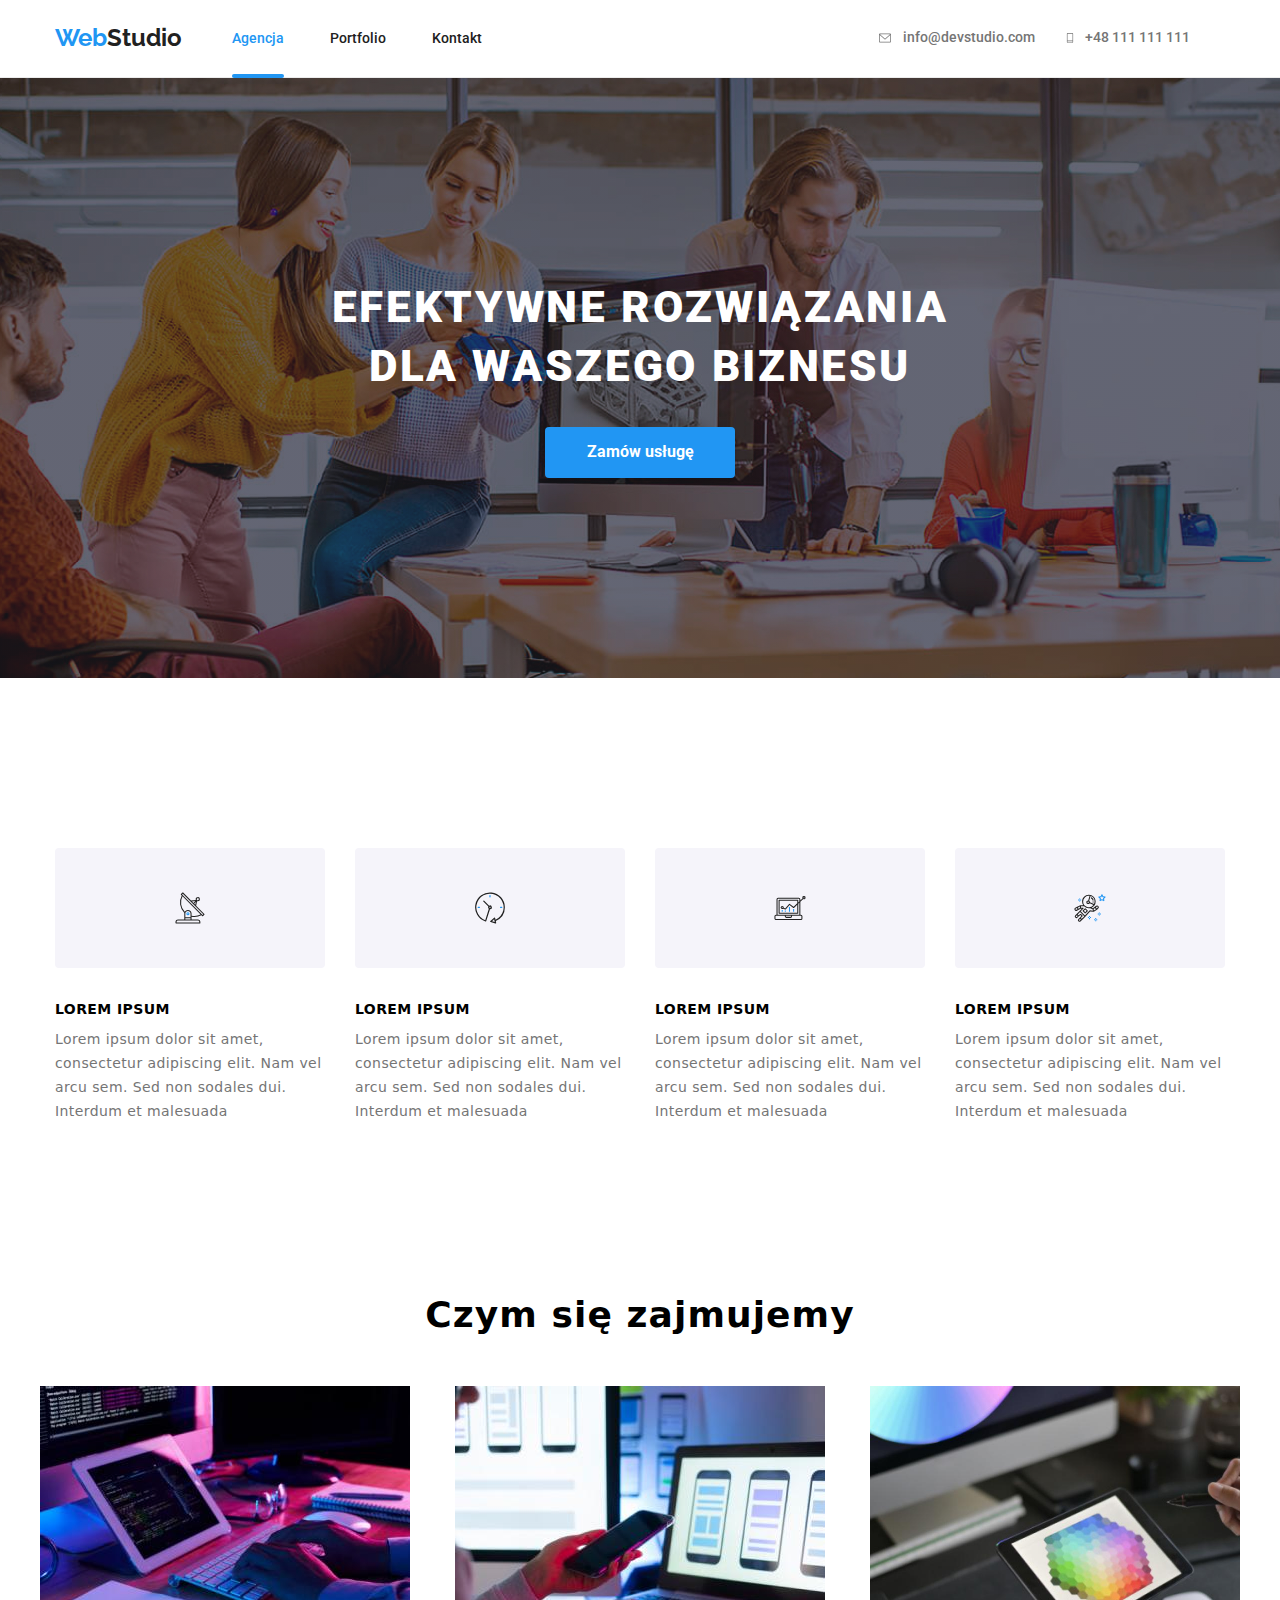
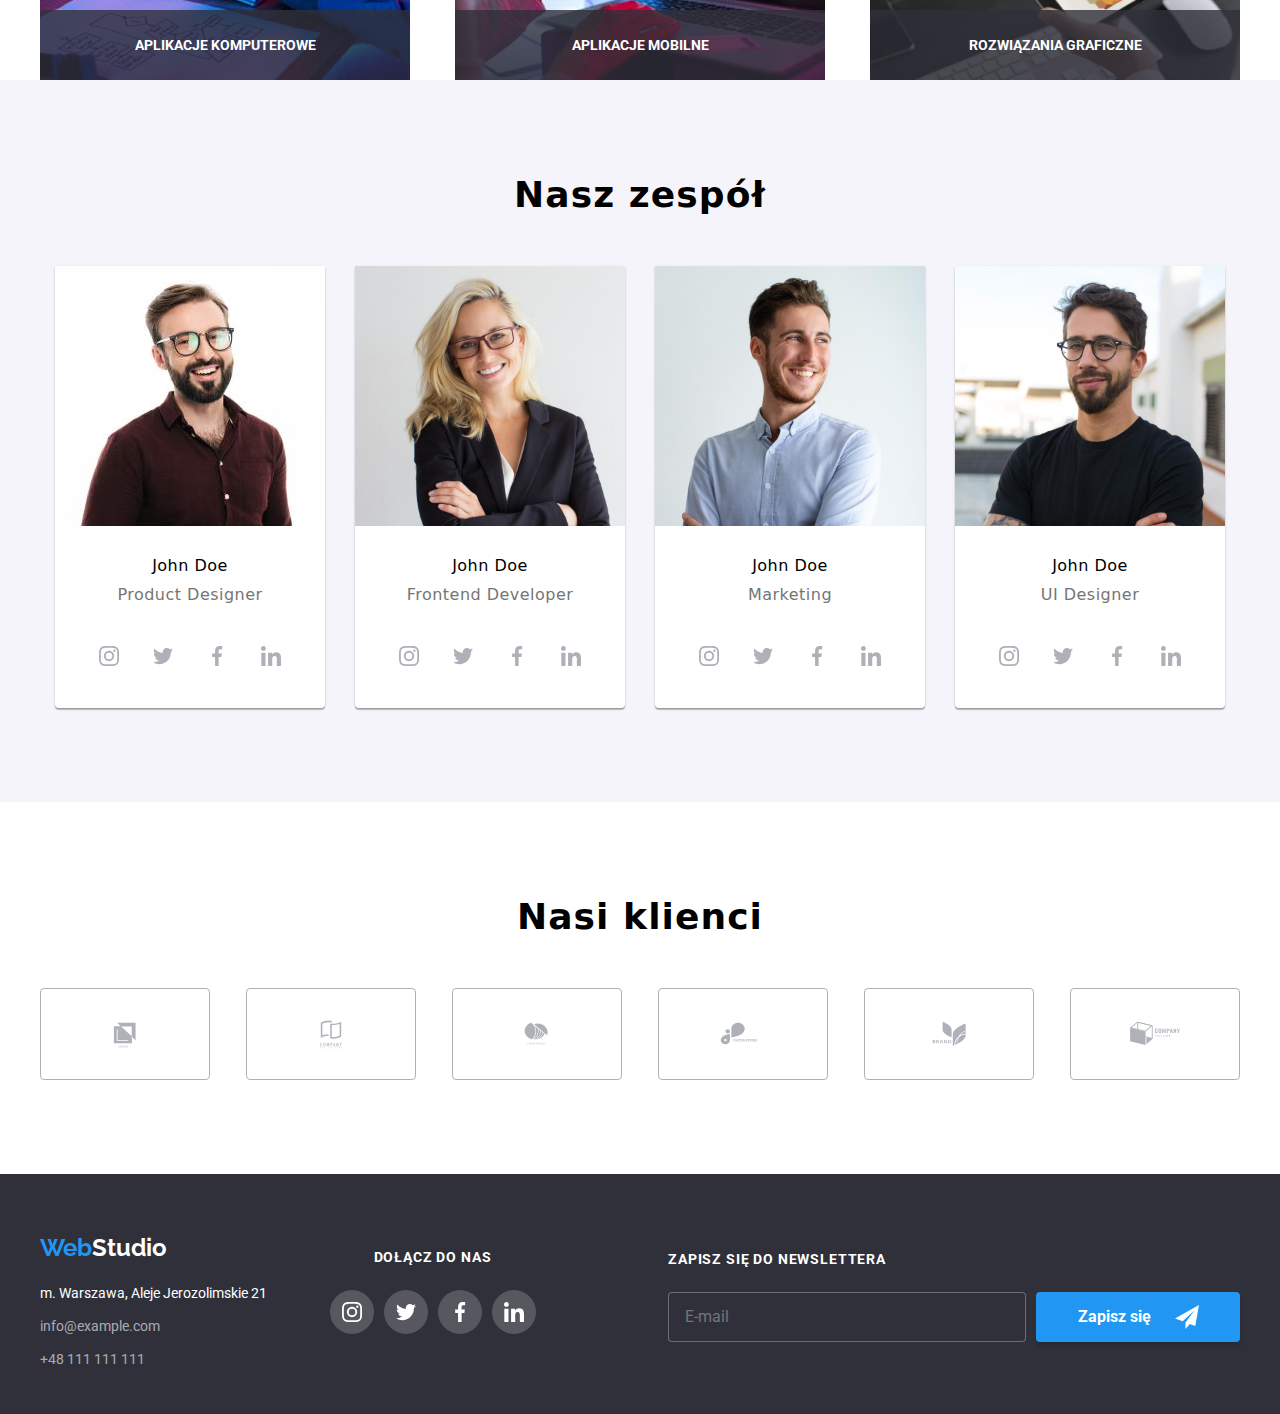
<file: index.html>
<!doctype html>
<html lang="pl-PL">
    <head>
        <meta name="viewport" content="width=device-width, initial-scale=1.0">
        <link
        rel="stylesheet"
        href="https://cdnjs.cloudflare.com/ajax/libs/modern-normalize/1.1.0/modern-normalize.css"
        integrity="sha512-Y0MM+V6ymRKN2zStTqzQ227DWhhp4Mzdo6gnlRnuaNCbc+YN/ZH0sBCLTM4M0oSy9c9VKiCvd4Jk44aCLrNS5Q=="
        crossorigin="anonymous"
        referrerpolicy="no-referrer"/>

        <link rel="preconnect" href="https://fonts.googleapis.com">
        <link rel="preconnect" href="https://fonts.gstatic.com" crossorigin>
        <link href="https://fonts.googleapis.com/css2?family=Raleway:wght@700&family=Roboto:wght@400;500;700;900&display=swap" rel="stylesheet">
    
        <link href="./css/main.min.css" rel="stylesheet" />
        <title>
            Studio
        </title>
    </head>
    <body>
        <header class="header">
            <div class="header__container"> 
            <a href="./index.html" class="header__logo">
                Web<span class="header__logo--color-black">Studio</span>
            </a>
                <nav>
                    <ul class="navigation">
                        <li>
                            <a class="navigation__link" href="./index.html">
                                <span class="navigation__link--active-link">
                                    Agencja
                                </span>
                            </a>
                        </li>
                        <li>
                            <a class="navigation__link" href="./portfolio.html">
                                Portfolio
                            </a>
                        </li>
                        <li>
                            <a class="navigation__link" href="/kontakt">
                                Kontakt
                            </a>
                        </li>
                    </ul>
                </nav>
                <div class="contacts__container">
                    <a class="contacts__element" href="mailto:info@devstudio.com">
                        <svg class="contacts__element--icon-mail">
                            <use
                                href="./images/icons.svg#icon-mail">
                            </use>
                        </svg>
                        <span>
                            info@devstudio.com
                        </span> 
                    </a>
                    <a class="contacts__element" href="tel:+48111111111">    
                        <svg class="contacts__element--icon-phone">
                            <use
                                href="./images/icons.svg#icon-phone">
                            </use>
                        </svg>
                        <span>
                            +48 111 111 111
                        </span>
                    </a>
                </div>
                <div class="header__mobile">
                  <button type="button" class="js-open-menu">
                    <svg class="header__mobile--icon-mobile-menu">
                        <use
                            href="./images/icons.svg#icon-mobile-menu">
                        </use>
                    </svg>
                  </button>
                </div>  
            </div>
        </header>
        <main class="body__container">
            <section class="slider">
                    <div class="slider__container">
                        <h1 class="slider__container--title">EFEKTYWNE ROZWIĄZANIA<br>
                            DLA WASZEGO BIZNESU</h1>
                        <button type="button" class="slider__container--button" data-modal-open>Zamów usługę</button>
                    </div>   
            </section>
            <section class="assets__container">
                <ul class="assets__card">
                    <li>
                        <svg class="assets__card--icon">
                            <use
                                href="./images/icons.svg#icon-Group-1">
                            </use>
                        </svg>
                        <h4 class="assets__card--text">LOREM IPSUM</h4>
                        <p class="assets__card--description">
                            Lorem ipsum dolor sit amet, consectetur adipiscing elit. Nam vel arcu sem. Sed non sodales dui. Interdum et malesuada
                        </p>    
                    </li>
                    <li>
                        <svg class="assets__card--icon">
                            <use
                                href="./images/icons.svg#icon-Group-2">
                            </use>
                        </svg>
                        <h4 class="assets__card--text">LOREM IPSUM</h4>
                        <p class="assets__card--description">
                            Lorem ipsum dolor sit amet, consectetur adipiscing elit. Nam vel arcu sem. Sed non sodales dui. Interdum et malesuada
                        </p>
                    </li>
                    <li>
                        <svg class="assets__card--icon">
                            <use
                                href="./images/icons.svg#icon-Group-3">
                            </use>
                        </svg>
                        <h4 class="assets__card--text">LOREM IPSUM</h4>
                        <p class="assets__card--description">
                            Lorem ipsum dolor sit amet, consectetur adipiscing elit. Nam vel arcu sem. Sed non sodales dui. Interdum et malesuada
                        </p>
                    </li>
                    <li>
                        <svg class="assets__card--icon">
                            <use
                                href="./images/icons.svg#icon-Group-4">
                            </use>
                        </svg>
                        <h4 class="assets__card--text">LOREM IPSUM</h4>
                        <p class="assets__card--description">
                            Lorem ipsum dolor sit amet, consectetur adipiscing elit. Nam vel arcu sem. Sed non sodales dui. Interdum et malesuada
                        </p>
                    </li>
                </ul>           
            </section>
            <section class="about-us__contaier">
                <h2 class="about-us__title">Czym się zajmujemy</h2>
                <ul class="about-us__box">
                    <li class="about-us__box">   
                        <img src="images/image.0.1.jpg"
                        alt="Monitor i klawiatura. Programista pisze na klawiaturze."
                        width="370"
                        height="294"/>
                        <div class="about-us__overlay">
                            <p class="about-us__overlay--text">APLIKACJE KOMPUTEROWE</p>
                        </div> 
                    </li>
                    <li class="about-us__box">
                        <img src="images/image.0.2.jpg"
                        alt="Smartfon i laptop. Kobieta korzysta jednocześnie ze smartfonu i komputera."
                        width="370"
                        height="294"/>
                        <div class="about-us__overlay">
                            <p class="about-us__overlay--text">APLIKACJE MOBILNE</p>
                        </div>
                    </li>
                    <li class="about-us__box">
                        <img src="images/image.0.3.jpg"
                        alt="Tablet. Na wyświetlaczu jest paleta barw w postaci heksagonów."
                        width="370"
                        height="294"/>
                        <div class="about-us__overlay">
                            <p class="about-us__overlay--text">ROZWIĄZANIA GRAFICZNE</p>
                        </div>
                    </li>
                    </ul>            
            </section>
            <section class="team">
                <div class="team__container">
                <h2 class="team__title">Nasz zespół</h2>
                <ul class="team__box">
                    <li class="team__box--style">    
                        <figure class="team__box--position">
                            <img class="team__box--img" src="images/image.1.1.jpg"
                            srcset="images/image.1.1@2x.jpg 2x"
                            alt="Uśmiechnięty mężczyzna w okularach."
                            width="270"
                            height="260"/>
                                <figcaption>
                                    <h5 class="team__box--member">
                                        John Doe
                                    </h5>
                                    <p class="team__box--role">
                                        Product Designer
                                    </p>
                                    <div class="social-media">
                                        <a class="social-media__box" href="instagram.com">
                                    <div class="social-media__box">
                                    <svg class="social-media__box--icon">
                                        <use
                                            href="./images/icons.svg#icon-instagram">
                                        </use>
                                    </svg>
                                    </div>
                                        </a>
                                        <a class="social-media__box" href="twitter.com">
                                    <div class="social-media__box">
                                    <svg class="social-media__box--icon">
                                        <use
                                            href="./images/icons.svg#icon-twitter">
                                        </use>
                                    </svg>
                                    </div>
                                        </a>
                                        <a class="social-media__box" href="facebook.com">
                                    <div class="social-media__box">
                                    <svg class="social-media__box--icon">
                                        <use
                                            href="./images/icons.svg#icon-facebook">
                                        </use>
                                    </svg>
                                    </div>
                                        </a>
                                        <a class="social-media__box" href="linkedin.com">
                                    <div class="social-media__box">
                                    <svg class="social-media__box--icon">
                                        <use
                                            href="./images/icons.svg#icon-linkedin">
                                        </use>
                                    </svg>
                                    </div>
                                    </a>
                                    </div>
                                </figcaption>
                        </figure>
                    </li>
                    <li class="team__box--style">
                        <figure class="team__box--position">
                            <img class="team__box--img" src="images/image.1.2.jpg"
                            srcset="images/image.1.2@2x.jpg 2x"
                            alt="Kobieta w okularach."
                            width="270"
                            height="260"/>
                                <figcaption>
                                    <h5 class="team__box--member">
                                        John Doe
                                    </h5>
                                    <p class="team__box--role">
                                        Frontend Developer
                                    </p>
                                    <div class="social-media">
                                        <a class="social-media__box" href="instagram.com">
                                    <div class="social-media__box">
                                    <svg class="social-media__box--icon">
                                        <use
                                            href="./images/icons.svg#icon-instagram">
                                        </use>
                                    </svg>
                                    </div>
                                        </a>
                                        <a class="social-media__box" href="twitter.com">
                                    <div class="social-media__box">
                                    <svg class="social-media__box--icon">
                                        <use
                                            href="./images/icons.svg#icon-twitter">
                                        </use>
                                    </svg>
                                    </div>
                                        </a>
                                        <a class="social-media__box" href="facebook.com">
                                    <div class="social-media__box">
                                    <svg class="social-media__box--icon">
                                        <use
                                            href="./images/icons.svg#icon-facebook">
                                        </use>
                                    </svg>
                                    </div>
                                        </a>
                                        <a class="social-media__box" href="linkedin.com">
                                    <div class="social-media__box">
                                    <svg class="social-media__box--icon">
                                        <use
                                            href="./images/icons.svg#icon-linkedin">
                                        </use>
                                    </svg>
                                    </div>
                                    </a>
                                    </div>
                                </figcaption>
                        </figure>
                    </li>
                    <li class="team__box--style">
                        <figure class="team__box--position">
                            <img class="team__box--img" src="images/image.1.3.jpg"
                            srcset="images/image.1.3@2x.jpg 2x"
                            alt="Uśmiechnięty mężczyzna spoglądający w bok."
                            width="270"
                            height="260"/>
                                <figcaption>
                                    <h5 class="team__box--member">
                                        John Doe
                                    </h5>
                                    <p class="team__box--role">
                                        Marketing
                                    </p>
                                    <div class="social-media">
                                        <a class="social-media__box" href="instagram.com">
                                    <div class="social-media__box">
                                    <svg class="social-media__box--icon">
                                        <use
                                            href="./images/icons.svg#icon-instagram">
                                        </use>
                                    </svg>
                                    </div>
                                        </a>
                                        <a class="social-media__box" href="twitter.com">
                                    <div class="social-media__box">
                                    <svg class="social-media__box--icon">
                                        <use
                                            href="./images/icons.svg#icon-twitter">
                                        </use>
                                    </svg>
                                    </div>
                                        </a>
                                        <a class="social-media__box" href="facebook.com">
                                    <div class="social-media__box">
                                    <svg class="social-media__box--icon">
                                        <use
                                            href="./images/icons.svg#icon-facebook">
                                        </use>
                                    </svg>
                                    </div>
                                        </a>
                                        <a class="social-media__box" href="linkedin.com">
                                    <div class="social-media__box">
                                    <svg class="social-media__box--icon">
                                        <use
                                            href="./images/icons.svg#icon-linkedin">
                                        </use>
                                    </svg>
                                    </div>
                                    </a>
                                    </div>
                                </figcaption>
                        </figure>
                    </li>
                    <li class="team__box--style">
                        <figure class="team__box--position">
                            <img class="team__box--img" src="images/image.1.4.jpg"
                            srcset="images/image.1.4@2x.jpg 2x"
                            alt="Mężczyzna w okularach."
                            width="270"
                            height="260"/>
                                <figcaption>
                                    <h5 class="team__box--member">
                                        John Doe
                                    </h5>
                                    <p class="team__box--role">
                                        UI Designer
                                    </p>
                                    <div class="social-media">
                                        <a class="social-media__box" href="instagram.com">
                                    <div class="social-media__box">
                                    <svg class="social-media__box--icon">
                                        <use
                                            href="./images/icons.svg#icon-instagram">
                                        </use>
                                    </svg>
                                    </div>
                                        </a>
                                        <a class="social-media__box" href="twitter.com">
                                    <div class="social-media__box">
                                    <svg class="social-media__box--icon">
                                        <use
                                            href="./images/icons.svg#icon-twitter">
                                        </use>
                                    </svg>
                                    </div>
                                        </a>
                                        <a class="social-media__box" href="facebook.com">
                                    <div class="social-media__box">
                                    <svg class="social-media__box--icon">
                                        <use
                                            href="./images/icons.svg#icon-facebook">
                                        </use>
                                    </svg>
                                    </div>
                                        </a>
                                        <a class="social-media__box" href="linkedin.com">
                                    <div class="social-media__box">
                                    <svg class="social-media__box--icon">
                                        <use
                                            href="./images/icons.svg#icon-linkedin">
                                        </use>
                                    </svg>
                                    </div>
                                    </a>
                                    </div>
                                </figcaption>
                        </figure>
                    </li>
                </ul>
                </div>    
            </section>
            <section>
                <div class="clients__container">
                    <h2 class="clients--title">Nasi klienci</h2>
                <ul class="clients__box">
                    <li>
                        <a href="" class="clients__box--style">
                        <svg class="clients__box--icon">
                            <use
                                href="./images/icons.svg#icon-Client-1">
                            </use>
                        </svg>
                        </a>
                    </li>
                    <li>
                        <a href="" class="clients__box--style">
                        <svg class="clients__box--icon">
                            <use
                                href="./images/icons.svg#icon-Client-2">
                            </use>
                        </svg>
                        </a>
                    </li>
                    <li>
                        <a href="" class="clients__box--style">
                        <svg class="clients__box--icon">
                            <use
                                href="./images/icons.svg#icon-Client-3">
                            </use>
                        </svg>
                        </a>
                    </li>
                    <li>
                        <a href="" class="clients__box--style">
                        <svg class="clients__box--icon">
                            <use
                                href="./images/icons.svg#icon-Client-4">
                            </use>
                        </svg>
                        </a>
                    </li>
                    <li>
                        <a href="" class="clients__box--style">
                        <svg class="clients__box--icon">
                            <use
                                href="./images/icons.svg#icon-Client-5">
                            </use>
                        </svg>
                        </a>
                    </li>
                    <li>
                        <a href="" class="clients__box--style">
                        <svg class="clients__box--icon">
                            <use
                                href="./images/icons.svg#icon-Client-6">
                            </use>
                        </svg>
                        </a>
                    </li>
                </ul>    
                </div>
            </section>
        </main>
        <footer class="footer">
            <div class="footer__container">
            <div class="footer__size">
                <a href="./index.html" class="footer__logo">
                    Web<span class="footer__logo--color-white">Studio</span>
                </a>
                <address class="footer__address">
                    m. Warszawa, Aleje Jerozolimskie 21
                <a class="footer__address--link" href="mailto:info@example.com">
                    info@example.com
                </a>
                <a class="footer__address--link" href="tel:+48111111111">
                    +48 111 111 111
                </a>
                </address>
            </div>    
            <div class="join-us">
                    <h4 class="join-us__title">DOŁĄCZ DO NAS</h4>
                    <div class="social-media">
                        <a class="social-media__box--footer" href="instagram.com">
                    <div class="social-media__box--footer">
                    <svg class="social-media__box--icon-white">
                        <use
                            href="./images/icons.svg#icon-instagram">
                        </use>
                    </svg>
                    </div>
                        </a>
                        <a class="social-media__box--footer" href="twitter.com">
                    <div class="social-media__box--footer">
                    <svg class="social-media__box--icon-white">
                        <use
                            href="./images/icons.svg#icon-twitter">
                        </use>
                    </svg>
                    </div>
                        </a>
                        <a class="social-media__box--footer" href="facebook.com">
                    <div class="social-media__box--footer">
                    <svg class="social-media__box--icon-white">
                        <use
                            href="./images/icons.svg#icon-facebook">
                        </use>
                    </svg>
                    </div>
                        </a>
                        <a class="social-media__box--footer" href="linkedin.com">
                    <div class="social-media__box--footer">
                    <svg class="social-media__box--icon-white">
                        <use
                            href="./images/icons.svg#icon-linkedin">
                        </use>
                    </svg>
                    </div>
                    </a>
                    </div>
            </div>
            <div class="newsletter">
                <h4 class="newsletter__title">ZAPISZ SIĘ DO NEWSLETTERA</h4>
                <div class="newsletter__email">
                    <input class="newsletter__email--input" type="email" name="email" placeholder="E-mail" />
                    <button type="button" class="newsletter__email--button">
                        Zapisz się 
                        <svg class="newsletter__email--icon-send">
                            <use
                                href="./images/icons.svg#icon-send">
                            </use>
                        </svg>
                    </button>
                </div>
            </div>
            </div>
        </footer>
        <div class="backdrop is-hidden" data-modal>
            <div class="modal__container">
                <button type="submit" class="close-btn" data-modal-close>
                    <svg class="close-btn__icon">
                        <use
                            href="./images/icons.svg#icon-close">
                        </use>
                    </svg>
                </button>
                <h6 class="modal__title">Zostaw swoje dane w formularzu poniżej</h6>
                <form class="modal__form">
                    <label for="username">Imię
                        <div class="modal__input-name">
                            <svg class="modal__input-name--icon"
                            width="18px"
                            height="18px">
                                <use
                                    href="./images/icons.svg#icon-person">
                                </use>
                            </svg>
                        <input class="modal__input" type="text" name="username" id="username"/>
                        </div>
                    </label>
                    <label for="user_phone">Telefon
                        <div class="modal__input-phone">
                            <svg class="modal__input-phone--icon"
                            width="18px"
                            height="18px">
                                <use
                                    href="./images/icons.svg#icon-phone-black">
                                </use>
                            </svg>   
                        <input class="modal__input" type="phone" name="phone" id="user_phone" />
                        </div> 
                    </label>
                    <label for="user_email">Email
                        <div class="modal__input-email">
                            <svg class="modal__input-email--icon" 
                            width="18px"
                            height="18px">
                                <use
                                    href="./images/icons.svg#icon-email-black">
                                </use>
                            </svg>  
                        <input class="modal__input" type="email" name="email" id="user_email" />
                        </div>
                    </label>
                    <label> Komentarz
                        <textarea class="feedback-box" name="feedback" rows="5" placeholder="Wprowadź tekst"></textarea>
                    </label>
                    <div class="checkbox">
                    <label for="agreement-box" class="checkbox__agreement">
                        <div class="checkbox__place">
                        <input type="checkbox" id="agreement-box" class="checkbox__box" name="agreement" value="agreement"/>
                        <svg class="checkbox__icon">
                            <use
                                href="./images/icons.svg#icon-icon-check">
                            </use>
                        </svg>
                        </div>
                        Oświadczam iż akceptuję <a class="agreement__link" href="">Regulamin</a> i <a class="agreement__link" href="">Politykę Prywatności.</a>
                      </label>
                    <button class="modal-button" type="submit">Wyślij</button>
                    </div>
                </form>
            </div>
        </div>
        <div class="js-menu-container">
        <button type="button" class="js-close-menu">
            <svg class="close-btn__icon">
                <use
                    href="./images/icons.svg#icon-close">
                </use>
            </svg>
        </button>
        <nav>
            <ul class="mobile-navigation">
                <li>
                    <a class="mobile-navigation__link" href="./index.html">
                        <span class="mobile-navigation__link--active-link">
                            Agencja
                        </span>
                    </a>
                </li>
                <li>
                    <a class="mobile-navigation__link" href="./portfolio.html">
                        Portfolio
                    </a>
                </li>
                <li>
                    <a class="mobile-navigation__link" href="/kontakt">
                        Kontakt
                    </a>
                </li>
            </ul>
        </nav>
        <div class="mobile-contacts__container">
            <a class="mobile-contacts__element" href="tel:+48111111111">
                <span>
                    +48 111 111 111
                </span>
            </a>
            <a class="mobile-contacts__element" href="mailto:info@devstudio.com">
                <span>
                    info@devstudio.com
                </span> 
            </a>
        </div>
        <div class="mobile-social-media">
            <a class="mobile-social-media__link" href="instagram.com">
                    Instagram
            </a>
            <a class="mobile-social-media__link" href="twitter.com">
                    Twitter
            </a>
            <a class="mobile-social-media__link" href="facebook.com">
                    Facebook
            </a>
            <a class="mobile-social-media__link" href="linkedin.com">
                    LinkedIn
            </a>
        </div>


        </div>
        <script src="./js/modal.js"></script>
        <script src="./js/mobile-menu.js"></script>
    </body>
</html>
</file>
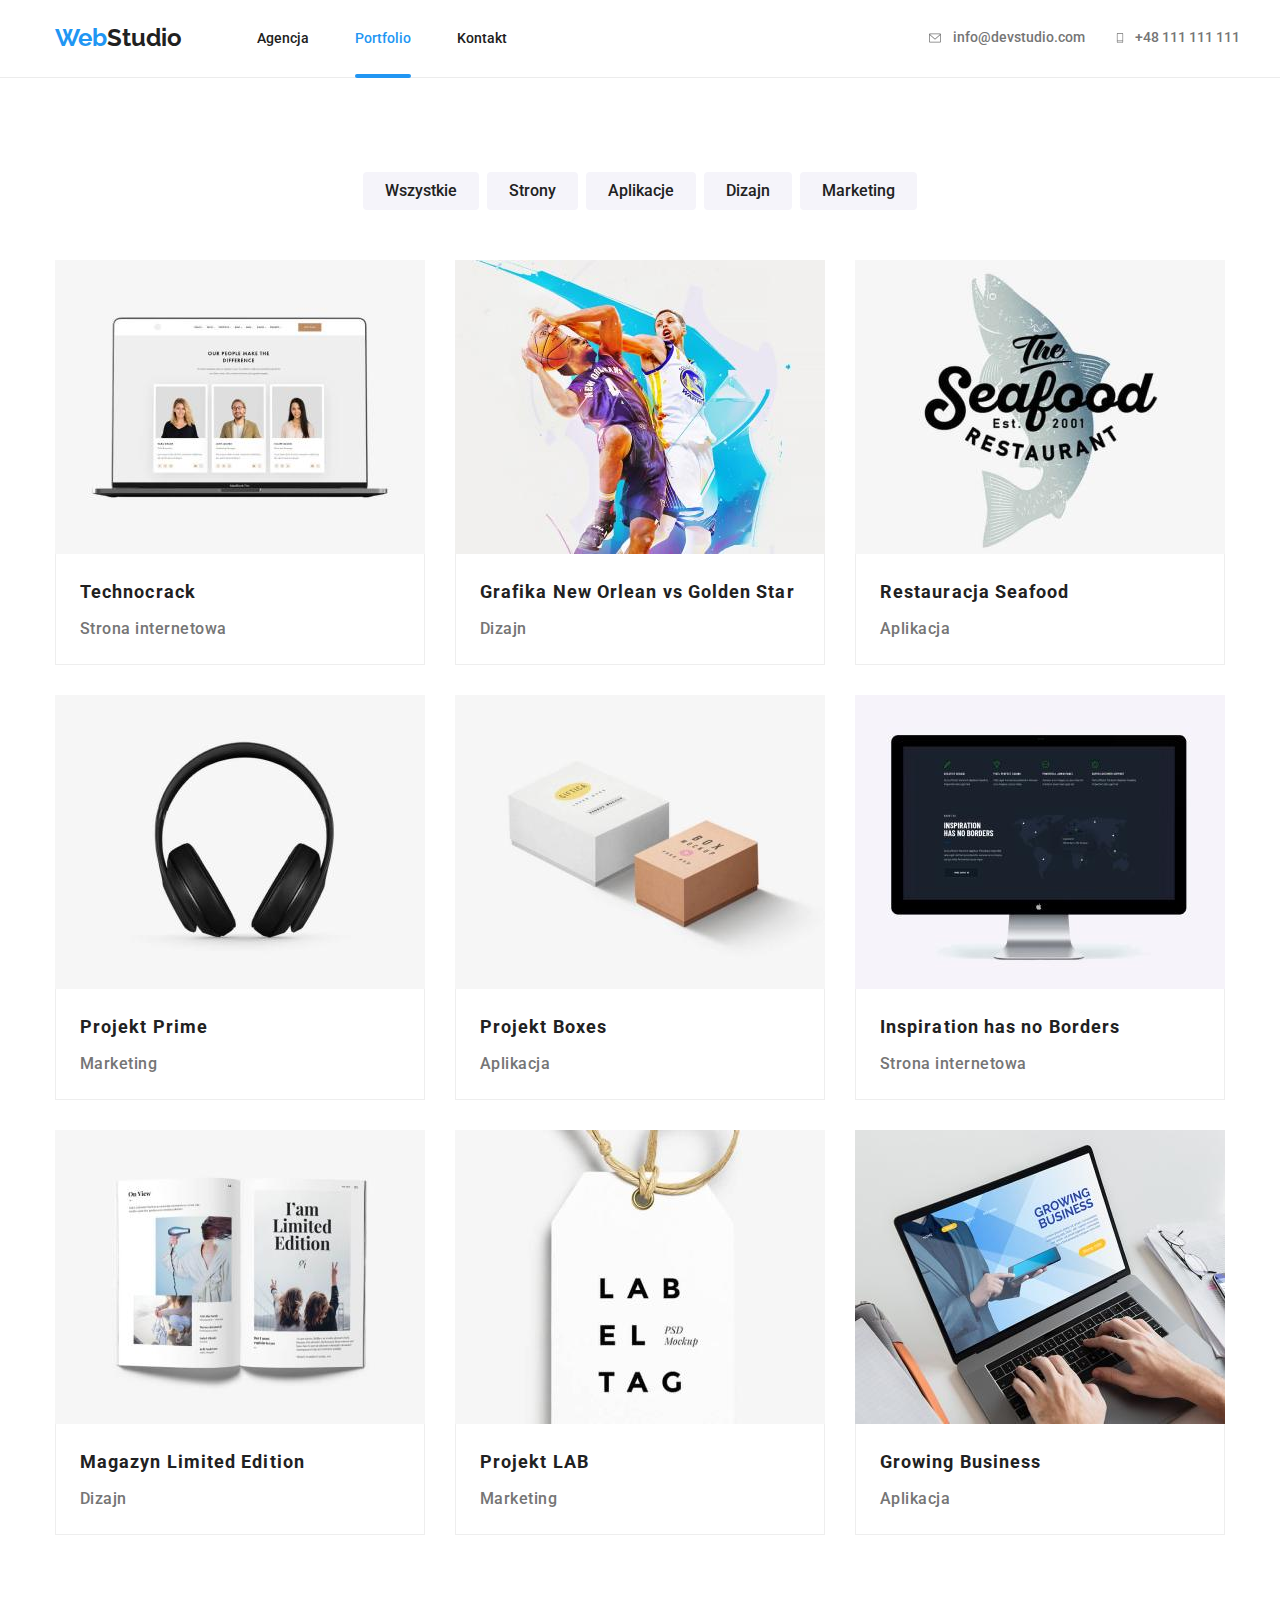
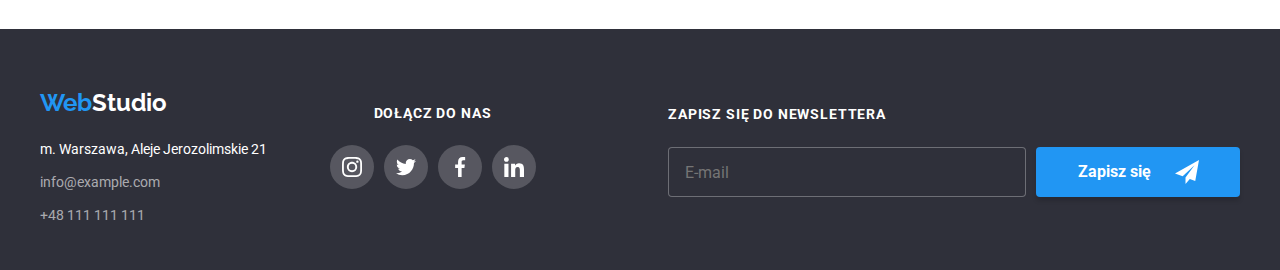
<file: portfolio.html>
<!doctype html>
<html lang="pl-PL">
    <head>
        <meta charset="UTF-8">
        <meta http-equiv="X-UA-Compatible" content="IE=edge">
        <meta name="viewport" content="width=device-width, initial-scale=1.0">
        <link
        rel="stylesheet"
        href="https://cdnjs.cloudflare.com/ajax/libs/modern-normalize/1.1.0/modern-normalize.css"
        integrity="sha512-Y0MM+V6ymRKN2zStTqzQ227DWhhp4Mzdo6gnlRnuaNCbc+YN/ZH0sBCLTM4M0oSy9c9VKiCvd4Jk44aCLrNS5Q=="
        crossorigin="anonymous"
        referrerpolicy="no-referrer"/>

        <link rel="preconnect" href="https://fonts.googleapis.com">
        <link rel="preconnect" href="https://fonts.gstatic.com" crossorigin>
        <link href="https://fonts.googleapis.com/css2?family=Raleway:wght@700&family=Roboto:wght@400;500;700;900&display=swap" rel="stylesheet">
    
        <link href="./css/main.min.css" rel="stylesheet" />
        <title>
            Portfolio
        </title>
    </head>
    <body>
        <header class="header">
            <div class="header__container"> 
            <a href="./index.html" class="header__logo">
                Web<span class="header__logo--color-black">Studio</span>
            </a>
                <nav>
                    <ul class="navigation">
                        <li>
                            <a class="navigation__link" href="./index.html">
                                Agencja
                            </a>
                        </li>
                        <li>
                            <a class="navigation__link" href="./portfolio.html">
                                <span class="navigation__link--active-link">
                                    Portfolio
                                </span>
                            </a>
                        </li>
                        <li>
                            <a class="navigation__link" href="/kontakt">
                                Kontakt
                            </a>
                        </li>
                    </ul>
                </nav>
                <div class="contacts__container">
                    <a class="contacts__element" href="mailto:info@devstudio.com">
                        <svg class="contacts__element--icon-mail">
                            <use
                                href="./images/icons.svg#icon-mail">
                            </use>
                        </svg>
                        <span>
                            info@devstudio.com
                        </span> 
                    </a>
                    <a class="contacts__element" href="tel:+48111111111">    
                        <svg class="contacts__element--icon-phone">
                            <use
                                href="./images/icons.svg#icon-phone">
                            </use>
                        </svg>
                        <span>
                            +48 111 111 111
                        </span>
                    </a>
                </div>
            </div>
        </header>
        <main class="body">
            <section class="portfolio__container">
                <div class="menu-box">
                    <button type="button" class="menu-box__button">
                        Wszystkie
                    </button>
                    <button type="button" class="menu-box__button">
                        Strony
                    </button>
                    <button type="button" class="menu-box__button">
                        Aplikacje
                    </button>
                    <button type="button" class="menu-box__button">
                        Dizajn
                    </button>
                    <button type="button" class="menu-box__button">
                        Marketing
                    </button>
                </div>
                <div>
                <ul class="gallery__container">
                    <li>
                        <a class="gallery__picture" href="">
                        <figure class="gallery__box">
                            <div class="gallery__box">
                            <img src="images/image.2.1.jpg"
                            class="gallery__box--img"
                            alt="Wyświetlona strona internetowa na laptopie."
                            width="370"
                            height="294"/>
                            <div class="gallery__hidden">
                                <p class="gallery__hidden--text">Technocrack jest popularną platformą wykorzystywaną do rozpowszechniania koronawirusa. Firmy wykorzystują tę platformę do celów szpiegowskich i ataków na niezabezpieczone serwery konkurencji</p>
                            </div>
                            </div>
                                <figcaption class="gallery__box--caption">
                                    <h3 class="gallery__box--title">
                                        Technocrack
                                    </h3>
                                    <p class="gallery__box--description">
                                        Strona internetowa
                                    </p>
                                </figcaption>
                        </figure>
                        </a>
                    </li>
                    <li>
                        <a class="gallery__picture" href="">
                        <figure class="gallery__box">
                            <div class="gallery__box">
                            <img src="images/image.2.2.jpg"
                            class="gallery__box--img"
                            alt="Dwójka grających koszykarzy."
                            width="370"
                            height="294"/>
                            <div class="gallery__hidden">
                                <p class="gallery__hidden--text">Technocrack jest popularną platformą wykorzystywaną do rozpowszechniania koronawirusa. Firmy wykorzystują tę platformę do celów szpiegowskich i ataków na niezabezpieczone serwery konkurencji</p>
                            </div>
                            </div>
                                <figcaption class="gallery__box--caption">
                                    <h3 class="gallery__box--title">
                                        Grafika New Orlean vs Golden Star
                                    </h3>
                                    <p class="gallery__box--description">
                                        Dizajn
                                    </p>
                                </figcaption>  
                        </figure>
                        </a>
                    </li>
                    <li>
                        <a class="gallery__picture" href="">
                        <figure class="gallery__box">
                            <div class="gallery__box">
                            <img src="images/image.2.3.jpg"
                            class="gallery__box--img"
                            alt="Logo restauracji z rybą."
                            width="370"
                            height="294"/>
                            <div class="gallery__hidden">
                                <p class="gallery__hidden--text">Technocrack jest popularną platformą wykorzystywaną do rozpowszechniania koronawirusa. Firmy wykorzystują tę platformę do celów szpiegowskich i ataków na niezabezpieczone serwery konkurencji</p>
                            </div>
                            </div>
                                <figcaption class="gallery__box--caption">
                                    <h3 class="gallery__box--title">
                                        Restauracja Seafood
                                    </h3>
                                    <p class="gallery__box--description">
                                        Aplikacja
                                    </p>
                                </figcaption>
                        </figure>
                        </a>
                    </li>
                    <li>
                        <a class="gallery__picture" href="">
                        <figure class="gallery__box">
                            <div class="gallery__box">
                            <img src="images/image.2.4.jpg"
                            class="gallery__box--img"
                            alt="Słuchawki."
                            width="370"
                            height="294"/>
                            <div class="gallery__hidden">
                                <p class="gallery__hidden--text">Technocrack jest popularną platformą wykorzystywaną do rozpowszechniania koronawirusa. Firmy wykorzystują tę platformę do celów szpiegowskich i ataków na niezabezpieczone serwery konkurencji</p>
                            </div>
                            </div>
                                <figcaption class="gallery__box--caption">
                                    <h3 class="gallery__box--title">
                                        Projekt Prime
                                    </h3>
                                    <p class="gallery__box--description">
                                        Marketing
                                    </p>
                                </figcaption>
                        </figure>
                        </a>
                    </li>
                    <li>
                        <a class="gallery__picture" href="">
                        <figure class="gallery__box">
                            <div class="gallery__box">
                            <img src="images/image.2.5.jpg"
                            class="gallery__box--img"
                            alt="Dwa pudełka. Jedno białe, drugie brązowe."
                            width="370"
                            height="294"/>
                            <div class="gallery__hidden">
                                <p class="gallery__hidden--text">Technocrack jest popularną platformą wykorzystywaną do rozpowszechniania koronawirusa. Firmy wykorzystują tę platformę do celów szpiegowskich i ataków na niezabezpieczone serwery konkurencji</p>
                            </div>
                            </div>
                                <figcaption class="gallery__box--caption">
                                    <h3 class="gallery__box--title">
                                        Projekt Boxes
                                    </h3>
                                    <p class="gallery__box--description">
                                        Aplikacja
                                    </p>
                                </figcaption>
                        </figure>
                        </a>
                    </li>
                    <li>
                        <a class="gallery__picture" href="">
                        <figure class="gallery__box">
                            <div class="gallery__box">
                            <img src="images/image.2.6.jpg"
                            class="gallery__box--img"
                            alt="Mointor wyświetlający stronę intermetową."
                            width="370"
                            height="294"/>
                            <div class="gallery__hidden">
                                <p class="gallery__hidden--text">Technocrack jest popularną platformą wykorzystywaną do rozpowszechniania koronawirusa. Firmy wykorzystują tę platformę do celów szpiegowskich i ataków na niezabezpieczone serwery konkurencji</p>
                            </div>
                            </div>
                                <figcaption class="gallery__box--caption">
                                    <h3 class="gallery__box--title">
                                        Inspiration has no Borders
                                    </h3>
                                    <p class="gallery__box--description">
                                        Strona internetowa
                                    </p>
                                </figcaption>
                        </figure>
                        </a>
                    </li>
                    <li>
                        <a class="gallery__picture" href="">
                        <figure class="gallery__box">
                            <div class="gallery__box">
                            <img src="images/image.2.7.jpg"
                            class="gallery__box--img"
                            alt="Otwarta gazeta z artykułem."
                            width="370"
                            height="294"/>
                            <div class="gallery__hidden">
                                <p class="gallery__hidden--text">Technocrack jest popularną platformą wykorzystywaną do rozpowszechniania koronawirusa. Firmy wykorzystują tę platformę do celów szpiegowskich i ataków na niezabezpieczone serwery konkurencji</p>
                            </div>
                            </div>
                                <figcaption class="gallery__box--caption">
                                    <h3 class="gallery__box--title">
                                        Magazyn Limited Edition
                                    </h3>
                                    <p class="gallery__box--description">
                                        Dizajn
                                    </p>
                                </figcaption> 
                        </figure>
                        </a>
                    </li>
                    <li>
                        <a class="gallery__picture" href="">
                        <figure class="gallery__box">
                            <div class="gallery__box">
                            <img src="images/image.2.8.jpg"
                            class="gallery__box--img"
                            alt="Zawieszka z napisem."
                            width="370"
                            height="294"/>
                            <div class="gallery__hidden">
                                <p class="gallery__hidden--text">Technocrack jest popularną platformą wykorzystywaną do rozpowszechniania koronawirusa. Firmy wykorzystują tę platformę do celów szpiegowskich i ataków na niezabezpieczone serwery konkurencji</p>
                            </div>
                            </div>
                                <figcaption class="gallery__box--caption">
                                    <h3 class="gallery__box--title">
                                        Projekt LAB
                                    </h3>
                                    <p class="gallery__box--description">
                                        Marketing
                                    </p>
                                </figcaption>
                        </figure>
                        </a>
                    </li>
                    <li>
                        <a class="gallery__picture" href="">
                        <figure class="gallery__box">
                            <div class="gallery__box">
                            <img src="images/image.2.9.jpg"
                            class="gallery__box--img"
                            alt="Laptop wyświetlający stronę internetową."
                            width="370"
                            height="294"/>
                            <div class="gallery__hidden">
                                <p class="gallery__hidden--text">Technocrack jest popularną platformą wykorzystywaną do rozpowszechniania koronawirusa. Firmy wykorzystują tę platformę do celów szpiegowskich i ataków na niezabezpieczone serwery konkurencji</p>
                            </div>
                            </div>
                                <figcaption class="gallery__box--caption">
                                    <h3 class="gallery__box--title">
                                        Growing Business
                                    </h3>
                                    <p class="gallery__box--description">
                                        Aplikacja
                                    </p>
                                </figcaption>
                        </figure>
                        </a>
                    </li>
                </ul>
                </div>
            </section>
        </main>
        <footer class="footer">
            <div class="footer__container">
            <div class="footer__size">
                <a href="./index.html" class="footer__logo">
                    Web<span class="footer__logo--color-white">Studio</span>
                </a>
                <address class="footer__address">
                    m. Warszawa, Aleje Jerozolimskie 21
                <a class="footer__address--link" href="mailto:info@example.com">
                    info@example.com
                </a>
                <a class="footer__address--link" href="tel:+48111111111">
                    +48 111 111 111
                </a>
                </address>
            </div>    
            <div class="join-us">
                    <h4 class="join-us__title">DOŁĄCZ DO NAS</h4>
                    <div class="social-media">
                        <a class="social-media__box--footer" href="instagram.com">
                    <div class="social-media__box--footer">
                    <svg class="social-media__box--icon-white">
                        <use
                            href="./images/icons.svg#icon-instagram">
                        </use>
                    </svg>
                    </div>
                        </a>
                        <a class="social-media__box--footer" href="twitter.com">
                    <div class="social-media__box--footer">
                    <svg class="social-media__box--icon-white">
                        <use
                            href="./images/icons.svg#icon-twitter">
                        </use>
                    </svg>
                    </div>
                        </a>
                        <a class="social-media__box--footer" href="facebook.com">
                    <div class="social-media__box--footer">
                    <svg class="social-media__box--icon-white">
                        <use
                            href="./images/icons.svg#icon-facebook">
                        </use>
                    </svg>
                    </div>
                        </a>
                        <a class="social-media__box--footer" href="linkedin.com">
                    <div class="social-media__box--footer">
                    <svg class="social-media__box--icon-white">
                        <use
                            href="./images/icons.svg#icon-linkedin">
                        </use>
                    </svg>
                    </div>
                    </a>
                    </div>
            </div>
            <div class="newsletter">
                <h4 class="newsletter__title">ZAPISZ SIĘ DO NEWSLETTERA</h4>
                <div class="newsletter__email">
                    <input class="newsletter__email--input" type="email" name="email" placeholder="E-mail" />
                    <button type="button" class="newsletter__email--button">
                        Zapisz się 
                        <svg class="newsletter__email--icon-send">
                            <use
                                href="./images/icons.svg#icon-send">
                            </use>
                        </svg>
                    </button>
                </div>
            </div>
            </div>
        </footer>
    </body>
</html>
</file>
<file: css/main.min.css>
:root{--white: #FFFFFF;--dark-white: #EEEEEE;--black: #212121;--blue: #2196F3;--grey: #757575;--dark-grey: #2F303A;--soft-grey: #FFFFFF99;--white-grey: #F5F4FA;--light-grey: #ECECEC;--icon-grey: #AFB1B8;--icon-footer-grey: #FFFFFF1A;--heading1-grey:#2F303ACC;--portfolio-blue: #2196F3E5;--modal-background: #00000033;--email-input: #FFFFFF4D;--modal-input: #21212133;--modal-feedback: #75757580}.mobile-navigation__link,.navigation__link,.mobile-social-media__link,.footer__address--link{font-family:"Roboto",sans-serif;color:var(--black);font-size:14px;font-weight:500;line-height:1.14;text-decoration:none;-webkit-transition-duration:250ms;transition-duration:250ms;-webkit-transition-timing-function:cubic-bezier(0.4, 0, 0.2, 1);transition-timing-function:cubic-bezier(0.4, 0, 0.2, 1)}.mobile-navigation__link:focus,.mobile-navigation__link:hover,.navigation__link:focus,.mobile-social-media__link:focus,.navigation__link:hover,.mobile-social-media__link:hover,.link:focus,.link:hover,.footer__address--link:focus,.footer__address--link:hover,.mobile-contacts__element:hover,.mobile-contacts__element:focus,.contacts__element:focus,.contacts__element:hover{color:var(--blue)}.link:hover .icon,.link:focus .icon,.contacts__element:hover .contacts__element--icon-mail,.contacts__element:focus .contacts__element--icon-mail,.contacts__element:hover .contacts__element--icon-phone,.contacts__element:focus .contacts__element--icon-phone,.button:focus .newsletter__email--icon-send,.modal-button:focus .newsletter__email--icon-send,.newsletter__email--button:focus .newsletter__email--icon-send,.button:hover .newsletter__email--icon-send,.modal-button:hover .newsletter__email--icon-send,.newsletter__email--button:hover .newsletter__email--icon-send{fill:var(--blue)}.clients__box--style:focus,.clients__box--style:hover,.modal__input:hover,.feedback-box:hover,.modal__input:focus,.feedback-box:focus,.clients__box--icon:hover,.clients__box--icon:focus,.modal__input-name:hover .modal__input,.modal__input-name:hover .feedback-box,.modal__input-name:focus .modal__input,.modal__input-name:focus .feedback-box,.modal__input-phone:hover .modal__input,.modal__input-phone:hover .feedback-box,.modal__input-phone:focus .modal__input,.modal__input-phone:focus .feedback-box,.modal__input-email:hover .modal__input,.modal__input-email:hover .feedback-box,.modal__input-email:focus .modal__input,.modal__input-email:focus .feedback-box{border-color:var(--blue)}.clients__box--style:hover .clients__box--icon,.clients__box--style:focus .clients__box--icon{fill:var(--blue)}.navigation{display:none}.contacts__container{display:none}.contacts__element{display:none}@media(min-width: 768px){.contacts__container{display:-webkit-box;display:-ms-flexbox;display:flex;-webkit-box-orient:vertical;-webkit-box-direction:normal;-ms-flex-direction:column;flex-direction:column;gap:10px;-webkit-box-align:start;-ms-flex-align:start;align-items:flex-start;-webkit-box-pack:justify;-ms-flex-pack:justify;justify-content:space-between}.contacts__element{display:-webkit-box;display:-ms-flexbox;display:flex;gap:10px;-webkit-box-align:center;-ms-flex-align:center;align-items:center;-webkit-box-pack:justify;-ms-flex-pack:justify;justify-content:space-between;font-family:"Roboto",sans-serif;color:var(--black);font-size:12px;font-weight:500;line-height:1.14;text-decoration:none;-webkit-transition-duration:250ms;transition-duration:250ms;-webkit-transition-timing-function:cubic-bezier(0.4, 0, 0.2, 1);transition-timing-function:cubic-bezier(0.4, 0, 0.2, 1);color:var(--grey)}.contacts__element--icon-mail{fill:var(--grey);width:16px;height:12px}.contacts__element--icon-phone{fill:var(--grey);width:10px;height:16px}.navigation{display:-webkit-box;display:-ms-flexbox;display:flex;gap:46px;list-style:none;padding:0;margin:0 20px}.navigation__link--active-link{color:var(--blue);position:relative}.navigation__link--active-link::after{position:absolute;display:block;content:"";top:44px;width:100%;height:4px;border-radius:2px;background-color:var(--blue);cursor:unset;pointer-events:none}}@media(min-width: 1200px){.navigation{margin:0 345px 0 0}.contacts__element{font-size:14px}.contacts__container{display:-webkit-box;display:-ms-flexbox;display:flex;-webkit-box-orient:horizontal;-webkit-box-direction:normal;-ms-flex-direction:row;flex-direction:row;gap:30px}}.slider__container--button{font-family:"Roboto",sans-serif;color:var(--white);font-size:16px;font-weight:700;line-height:1.88;cursor:pointer;background-color:var(--blue);padding:10px 41px 10px 42px;-webkit-box-shadow:0px 4px 4px rgba(0,0,0,.15);box-shadow:0px 4px 4px rgba(0,0,0,.15);border-radius:4px;border-style:none;-webkit-transition-duration:250ms;transition-duration:250ms;-webkit-transition-timing-function:cubic-bezier(0.4, 0, 0.2, 1);transition-timing-function:cubic-bezier(0.4, 0, 0.2, 1)}.slider__container--button:focus,.slider__container--button:hover{color:var(--blue);background-color:var(--dark-grey);-webkit-box-shadow:4px 4px 5px var(--blue),2px 3px 2px var(--blue),2px 2px 2px var(--blue);box-shadow:4px 4px 5px var(--blue),2px 3px 2px var(--blue),2px 2px 2px var(--blue)}.button,.modal-button,.newsletter__email--button{font-family:"Roboto",sans-serif;color:var(--white);font-size:16px;font-weight:700;line-height:1.88;cursor:pointer;background-color:var(--blue);padding:10px 41px 10px 42px;-webkit-box-shadow:0px 4px 4px rgba(0,0,0,.15);box-shadow:0px 4px 4px rgba(0,0,0,.15);border-radius:4px;border-style:none;-webkit-transition-duration:250ms;transition-duration:250ms;-webkit-transition-timing-function:cubic-bezier(0.4, 0, 0.2, 1);transition-timing-function:cubic-bezier(0.4, 0, 0.2, 1)}.button:focus,.modal-button:focus,.newsletter__email--button:focus,.button:hover,.modal-button:hover,.newsletter__email--button:hover{color:var(--blue);background-color:var(--dark-grey);-webkit-box-shadow:4px 4px 5px var(--blue),2px 3px 2px var(--blue),2px 2px 2px var(--blue);box-shadow:4px 4px 5px var(--blue),2px 3px 2px var(--blue),2px 2px 2px var(--blue)}.menu-box__button{font-family:"Roboto",sans-serif;color:var(--black);font-size:16px;font-weight:500;line-height:1.66;cursor:pointer;background-color:var(--white-grey);border-style:none;border-radius:4px;padding:6px 22px;-webkit-transition-duration:250ms;transition-duration:250ms;-webkit-transition-timing-function:cubic-bezier(0.4, 0, 0.2, 1);transition-timing-function:cubic-bezier(0.4, 0, 0.2, 1)}.menu-box__button:focus,.menu-box__button:hover{color:var(--white);background-color:var(--blue);-webkit-box-shadow:0px 3px 1px rgba(0,0,0,.1),0px 1px 2px rgba(0,0,0,.08),0px 2px 2px rgba(0,0,0,.12);box-shadow:0px 3px 1px rgba(0,0,0,.1),0px 1px 2px rgba(0,0,0,.08),0px 2px 2px rgba(0,0,0,.12)}.newsletter__email--button{display:-webkit-box;display:-ms-flexbox;display:flex;-webkit-box-align:center;-ms-flex-align:center;align-items:center;-webkit-box-pack:justify;-ms-flex-pack:justify;justify-content:space-between;gap:24px}.modal-button{width:200px;height:50px}.header__mobile--icon-mobile-menu{width:24px;height:16px}.assets__card{display:-webkit-box;display:-ms-flexbox;display:flex;-ms-flex-wrap:wrap;flex-wrap:wrap;-webkit-box-pack:center;-ms-flex-pack:center;justify-content:center;-webkit-box-align:center;-ms-flex-align:center;align-items:center;gap:30px;list-style:none;padding:60px 15px 60px 15px}.assets__card--description{font-size:14px;line-height:1.71;color:var(--grey);margin:0;letter-spacing:.03em;text-align:left}.assets__card--text{font-weight:700;font-size:14px;line-height:1.14;margin:0 0 10px 0;letter-spacing:.03em;text-transform:uppercase;padding:0;text-align:center}.assets__card--icon{margin-bottom:30px;width:450px;height:120px;border-radius:4px;margin-bottom:30px;height:120px;width:100%;background-color:var(--white-grey)}@media(min-width: 768px){.assets__card--icon{width:354px;-ms-flex-preferred-size:calc((100% - 30px)/2);flex-basis:calc((100% - 30px)/2)}.assets__card--text{text-align:left}.assets__card--description{width:354px}}@media(min-width: 1200px){.assets__card--icon{width:270px}.assets__card--description{width:270px}}.footer{min-width:320px;background-color:var(--dark-grey)}.join-us{display:-webkit-box;display:-ms-flexbox;display:flex;-webkit-box-align:start;-ms-flex-align:start;align-items:flex-start;-webkit-box-orient:vertical;-webkit-box-direction:normal;-ms-flex-direction:column;flex-direction:column;-webkit-box-pack:start;-ms-flex-pack:start;justify-content:flex-start;-webkit-box-align:center;-ms-flex-align:center;align-items:center}.join-us__title{color:var(--white);font-family:"Roboto",sans-serif;font-weight:700;font-size:14px;font-style:normal;line-height:2;letter-spacing:.06em}.newsletter{display:-webkit-box;display:-ms-flexbox;display:flex;-webkit-box-orient:vertical;-webkit-box-direction:normal;-ms-flex-direction:column;flex-direction:column;-webkit-box-align:center;-ms-flex-align:center;align-items:center}.newsletter__title{color:var(--white);font-family:"Roboto",sans-serif;font-weight:700;font-size:14px;font-style:normal;line-height:2;letter-spacing:.06em}.newsletter__email{display:-webkit-box;display:-ms-flexbox;display:flex;-webkit-box-align:center;-ms-flex-align:center;align-items:center;-webkit-box-orient:vertical;-webkit-box-direction:normal;-ms-flex-direction:column;flex-direction:column;gap:20px;margin-bottom:60px}.newsletter__email--input{width:200px;height:50px;border-radius:4px;border:1px solid var(--email-input);background-color:var(--dark-grey);color:var(--soft-grey);font-family:"Roboto",sans-serif;font-size:16px;font-weight:400;text-align:left;padding-left:16px}.newsletter__email--icon-send{width:24px;height:24px;fill:var(--white);-webkit-transition-duration:250ms;transition-duration:250ms;-webkit-transition-timing-function:cubic-bezier(0.4, 0, 0.2, 1);transition-timing-function:cubic-bezier(0.4, 0, 0.2, 1)}.footer__size{display:-webkit-box;display:-ms-flexbox;display:flex;-webkit-box-align:start;-ms-flex-align:start;align-items:flex-start;-webkit-box-orient:vertical;-webkit-box-direction:normal;-ms-flex-direction:column;flex-direction:column;-webkit-box-align:center;-ms-flex-align:center;align-items:center;gap:20px;padding:60px 0 42px 0}.footer__address{font-family:"Roboto",sans-serif;font-weight:400;font-size:14px;line-height:1.71;color:var(--white);font-style:normal;display:-webkit-box;display:-ms-flexbox;display:flex;-webkit-box-orient:vertical;-webkit-box-direction:normal;-ms-flex-direction:column;flex-direction:column;-webkit-box-align:center;-ms-flex-align:center;align-items:center;gap:9px}.footer__address--link{display:-webkit-box;display:-ms-flexbox;display:flex;color:var(--soft-grey);font-weight:400;line-height:1.71}@media(min-width: 1200px){.footer__size{display:-webkit-box;display:-ms-flexbox;display:flex;-webkit-box-align:start;-ms-flex-align:start;align-items:flex-start;-webkit-box-orient:vertical;-webkit-box-direction:normal;-ms-flex-direction:column;flex-direction:column;gap:20px}.footer__address{-webkit-box-align:start;-ms-flex-align:start;align-items:flex-start}.newsletter{-webkit-box-align:start;-ms-flex-align:start;align-items:flex-start;-webkit-box-pack:start;-ms-flex-pack:start;justify-content:flex-start;padding-top:40px;padding-left:70px}.newsletter__email{-webkit-box-orient:horizontal;-webkit-box-direction:normal;-ms-flex-direction:row;flex-direction:row;-webkit-box-pack:start;-ms-flex-pack:start;justify-content:flex-start;-webkit-box-align:start;-ms-flex-align:start;align-items:flex-start;gap:10px}.newsletter__email--input{width:358px}}.gallery__container{display:-webkit-box;display:-ms-flexbox;display:flex;-ms-flex-wrap:wrap;flex-wrap:wrap;gap:30px;-webkit-box-pack:center;-ms-flex-pack:center;justify-content:center;list-style:none;padding:0;margin:0}.gallery__hidden{position:absolute;top:0;left:0;width:100%;height:100%;display:-webkit-box;display:-ms-flexbox;display:flex}.gallery__hidden--text{letter-spacing:.03em;margin:0;-webkit-box-pack:center;-ms-flex-pack:center;justify-content:center;-webkit-box-align:center;-ms-flex-align:center;align-items:center;padding:49px 45px 49px 24px;font-size:18px;font-weight:400;line-height:1.56;color:var(--white);background-color:var(--portfolio-blue);-webkit-transform:translateY(300px);transform:translateY(300px);-webkit-transition:-webkit-transform 250ms linear;transition:-webkit-transform 250ms linear;transition:transform 250ms linear;transition:transform 250ms linear, -webkit-transform 250ms linear}.gallery__box{position:relative;overflow:hidden;margin:0;-webkit-transition-duration:250ms;transition-duration:250ms;-webkit-transition-timing-function:cubic-bezier(0.4, 0, 0.2, 1);transition-timing-function:cubic-bezier(0.4, 0, 0.2, 1)}.gallery__box--img{display:block;position:relative}.gallery__box--caption{border-left:1px solid var(--dark-white);border-bottom:1px solid var(--dark-white);border-right:1px solid var(--dark-white);margin:0 auto}.gallery__box--title{color:var(--black);font-weight:700;font-size:18px;line-height:2;letter-spacing:.06em;padding:20px 24px 4px 24px;margin:0}.gallery__box--description{text-decoration:none;font-size:16px;line-height:1.88;color:var(--grey);padding:0px 24px 20px 24px;letter-spacing:.03em;margin:0}.gallery__picture{font-family:"Roboto",sans-serif;color:var(--black);font-size:14px;font-weight:500;line-height:1.14;text-decoration:none;-webkit-transition-duration:250ms;transition-duration:250ms;-webkit-transition-timing-function:cubic-bezier(0.4, 0, 0.2, 1);transition-timing-function:cubic-bezier(0.4, 0, 0.2, 1);-ms-flex-preferred-size:calc((100% - 60px)/3);flex-basis:calc((100% - 60px)/3);-ms-flex-preferred-size:370px;flex-basis:370px;-webkit-box-orient:vertical;-webkit-box-direction:normal;-ms-flex-direction:column;flex-direction:column}.gallery__picture:hover .gallery__hidden--text,.gallery__picture:focus .gallery__hidden--text{-webkit-transform:translateY(0px);transform:translateY(0px);-webkit-transition-property:-webkit-transform;transition-property:-webkit-transform;transition-property:transform;transition-property:transform, -webkit-transform;-webkit-transition-duration:250ms;transition-duration:250ms}.gallery__picture:focus .gallery__box,.gallery__picture:hover .gallery__box{-webkit-box-shadow:0px 1px 1px rgba(0,0,0,.12),0px 4px 4px rgba(0,0,0,.06),1px 4px 6px rgba(0,0,0,.16);box-shadow:0px 1px 1px rgba(0,0,0,.12),0px 4px 4px rgba(0,0,0,.06),1px 4px 6px rgba(0,0,0,.16)}.is-hidden{opacity:0;visibility:hidden;pointer-events:none}.header__logo{font-family:"Raleway",sans-serif;color:var(--blue);font-weight:700;font-size:24px;line-height:1.19;text-decoration:none;margin:0 0 0 15px}.header__logo--color-black{color:var(--black)}.footer__logo{font-family:"Raleway",sans-serif;color:var(--blue);font-weight:700;font-size:24px;line-height:1.19;text-decoration:none;margin:0}.footer__logo--color-white{color:var(--white)}.modal__input-name:hover .modal__input-name--icon,.modal__input-name:focus .modal__input-name--icon,.modal__input-phone:hover .modal__input-phone--icon,.modal__input-phone:focus .modal__input-phone--icon,.modal__input-email:hover .modal__input-email--icon,.modal__input-email:focus .modal__input-email--icon{fill:var(--blue);border-color:var(--blue)}.agreement__link:hover,.agreement__link:focus{color:var(--dark-grey)}.backdrop{background-color:var(--modal-background);opacity:100%;-webkit-transition:opacity 200ms linear,visibility 500ms linear;transition:opacity 200ms linear,visibility 500ms linear}.modal__container{position:absolute;margin-top:110px;top:50%;left:50%;-webkit-transform:translate(-50%, -50%);transform:translate(-50%, -50%);width:320px;height:609px;background-color:var(--white);-webkit-box-shadow:0px 1px 3px rgba(0,0,0,.12),0px 1px 1px rgba(0,0,0,.14),0px 2px 1px rgba(0,0,0,.2);box-shadow:0px 1px 3px rgba(0,0,0,.12),0px 1px 1px rgba(0,0,0,.14),0px 2px 1px rgba(0,0,0,.2);border-radius:4px}.modal__form{display:-webkit-box;display:-ms-flexbox;display:flex;-webkit-box-orient:vertical;-webkit-box-direction:normal;-ms-flex-direction:column;flex-direction:column;-webkit-box-pack:center;-ms-flex-pack:center;justify-content:center;padding-left:40px;padding-right:40px;font-family:"Roboto",sans-serif;font-size:12px;font-weight:400;line-height:1.67;text-align:left;color:var(--grey);padding-top:10px;gap:10px}.modal__title{font-family:"Roboto",sans-serif;font-size:20px;font-weight:700;text-align:center;margin:40px 40px 12px 40px}.checkbox{display:-webkit-box;display:-ms-flexbox;display:flex;-webkit-box-orient:vertical;-webkit-box-direction:normal;-ms-flex-direction:column;flex-direction:column;-webkit-box-align:center;-ms-flex-align:center;align-items:center;gap:30px}.modal__input,.feedback-box{border-radius:4px;border:1px solid var(--modal-input);width:370px;height:40px;-webkit-transition-duration:250ms;transition-duration:250ms;-webkit-transition-timing-function:cubic-bezier(0.4, 0, 0.2, 1);transition-timing-function:cubic-bezier(0.4, 0, 0.2, 1);padding-left:42px}.feedback-box{width:240px;height:120px;resize:none;padding:12px 16px}.feedback-box::-webkit-input-placeholder{color:var(--modal-feedback)}.feedback-box::-moz-placeholder{color:var(--modal-feedback)}.feedback-box:-ms-input-placeholder{color:var(--modal-feedback)}.feedback-box::-ms-input-placeholder{color:var(--modal-feedback)}.feedback-box::placeholder{color:var(--modal-feedback)}.close-btn{position:absolute;top:8px;right:8px;width:30px;height:30px;background-color:var(--white);border:1px solid rgba(0,0,0,.1);border-radius:50%;cursor:pointer;display:-webkit-box;display:-ms-flexbox;display:flex;-webkit-box-pack:center;-ms-flex-pack:center;justify-content:center;-webkit-box-align:center;-ms-flex-align:center;align-items:center;-webkit-transition-duration:250ms;transition-duration:250ms;-webkit-transition-timing-function:cubic-bezier(0.4, 0, 0.2, 1);transition-timing-function:cubic-bezier(0.4, 0, 0.2, 1)}.close-btn__icon{position:absolute;width:18px;height:18px}.close-btn:focus,.close-btn:hover{background-color:var(--blue);-webkit-box-shadow:0px 3px 1px rgba(0,0,0,.1),0px 1px 2px rgba(0,0,0,.08),0px 2px 2px rgba(0,0,0,.12);box-shadow:0px 3px 1px rgba(0,0,0,.1),0px 1px 2px rgba(0,0,0,.08),0px 2px 2px rgba(0,0,0,.12)}.checkbox__agreement{display:-webkit-box;display:-ms-flexbox;display:flex;position:relative;-webkit-box-align:center;-ms-flex-align:center;align-items:center;gap:1px;font-family:Roboto;font-size:8px;font-weight:400;line-height:1.71;letter-spacing:.03em}.agreement__link{display:-webkit-box;display:-ms-flexbox;display:flex;color:var(--blue);text-decoration:underline;-webkit-transition-duration:250ms;transition-duration:250ms;-webkit-transition-timing-function:cubic-bezier(0.4, 0, 0.2, 1);transition-timing-function:cubic-bezier(0.4, 0, 0.2, 1)}.modal__input-name{display:-webkit-box;display:-ms-flexbox;display:flex;-webkit-box-pack:start;-ms-flex-pack:start;justify-content:flex-start;-webkit-box-align:center;-ms-flex-align:center;align-items:center}.modal__input-name--icon{position:absolute;margin-left:15px;-webkit-transition-duration:250ms;transition-duration:250ms;-webkit-transition-timing-function:cubic-bezier(0.4, 0, 0.2, 1);transition-timing-function:cubic-bezier(0.4, 0, 0.2, 1)}.modal__input-phone{display:-webkit-box;display:-ms-flexbox;display:flex;-webkit-box-pack:start;-ms-flex-pack:start;justify-content:flex-start;-webkit-box-align:center;-ms-flex-align:center;align-items:center}.modal__input-phone--icon{position:absolute;margin-left:15px;-webkit-transition-duration:250ms;transition-duration:250ms;-webkit-transition-timing-function:cubic-bezier(0.4, 0, 0.2, 1);transition-timing-function:cubic-bezier(0.4, 0, 0.2, 1)}.modal__input-email{display:-webkit-box;display:-ms-flexbox;display:flex;-webkit-box-pack:start;-ms-flex-pack:start;justify-content:flex-start;-webkit-box-align:center;-ms-flex-align:center;align-items:center}.modal__input-email--icon{position:absolute;margin-left:15px;-webkit-transition-duration:250ms;transition-duration:250ms;-webkit-transition-timing-function:cubic-bezier(0.4, 0, 0.2, 1);transition-timing-function:cubic-bezier(0.4, 0, 0.2, 1)}.checkbox__box{-webkit-appearance:none;-moz-appearance:none;appearance:none;-webkit-apperance:none}.checkbox__place{position:absolute}.checkbox__icon{width:16px;height:15px;position:absolute;left:0px;top:4.5px;display:-webkit-box;display:-ms-flexbox;display:flex;opacity:0}.checkbox__place:focus .checkbox__icon{-webkit-transform:translateY(0px);transform:translateY(0px);-webkit-transition-property:-webkit-transform;transition-property:-webkit-transform;transition-property:transform;transition-property:transform, -webkit-transform;-webkit-transition-duration:250ms;transition-duration:250ms}input:checked+.checkbox__icon{display:block;fill:var(--white);border:none;background-color:var(--blue);border-radius:3px;cursor:pointer;opacity:1}.checkbox__agreement::before{width:16px;height:15px;border:2px solid var(--black);border-radius:3px;display:block;content:"";left:0px;top:3px;cursor:pointer}@media(min-width: 1200px){.backdrop{background-color:var(--modal-background);position:fixed;left:0;top:0;width:100%;height:100%}}*,::before,::after{-webkit-box-sizing:border-box;box-sizing:border-box}.container,.clients__container,.footer__container,.portfolio__container,.team__container,.assets__container,.header__container{min-width:320px;max-width:767px;margin:0 auto}.body__container{min-width:320px}.header{min-width:320px;border-bottom-width:1px;border-bottom-style:solid;border-bottom-color:var(--light-grey)}.header__container{display:-webkit-box;display:-ms-flexbox;display:flex;-webkit-box-align:center;-ms-flex-align:center;align-items:center;-webkit-box-pack:justify;-ms-flex-pack:justify;justify-content:space-between;padding:16px 0}.slider{background-color:var(--dark-grey)}.slider__container{display:-webkit-box;display:-ms-flexbox;display:flex;-webkit-box-orient:vertical;-webkit-box-direction:normal;-ms-flex-direction:column;flex-direction:column;-webkit-box-align:center;-ms-flex-align:center;align-items:center;-webkit-box-pack:center;-ms-flex-pack:center;justify-content:center;gap:30px;padding:200px 0;background-image:-webkit-gradient(linear, left bottom, left top, from(rgba(47, 48, 58, 0.4)), to(rgba(47, 48, 58, 0.4))),url("../images/background-image.jpg");background-image:linear-gradient(0deg, rgba(47, 48, 58, 0.4) 0%, rgba(47, 48, 58, 0.4) 100%),url("../images/background-image.jpg");background-position:center;background-size:cover;margin:0 auto;background-repeat:no-repeat}.slider__container--title{font-family:"Roboto",sans-serif;font-weight:900;font-size:26px;line-height:1.36;color:var(--white);height:120px;text-align:center;letter-spacing:.06em;text-transform:uppercase;margin:0}.assets__container{padding:94px 0 0 0}.about-us__contaier{display:none}.team{min-width:320px;background-color:var(--white-grey)}.team__container{padding:94px 0}.team__title{font-weight:700;font-size:36px;line-height:1.17;text-align:center;letter-spacing:.03em;margin:0 0 50px 0}.team__box{display:-webkit-box;display:-ms-flexbox;display:flex;-webkit-box-pack:center;-ms-flex-pack:center;justify-content:center;-webkit-box-align:center;-ms-flex-align:center;align-items:center;-ms-flex-wrap:wrap;flex-wrap:wrap;gap:30px;text-align:center;padding:0;list-style:none;margin:0}.team__box--style{background-color:var(--white);-webkit-box-shadow:0px 1px 3px rgba(0,0,0,.12),0px 1px 1px rgba(0,0,0,.14),0px 2px 1px rgba(0,0,0,.2);box-shadow:0px 1px 3px rgba(0,0,0,.12),0px 1px 1px rgba(0,0,0,.14),0px 2px 1px rgba(0,0,0,.2);border-radius:0px 0px 4px 4px}.team__box--img{display:block;margin-bottom:30px}.team__box--member{font-weight:500;font-size:16px;line-height:1.19;letter-spacing:.03em;margin:0 0 10px 0;padding:0}.team__box--role{color:var(--grey);font-weight:400;letter-spacing:.03em;margin:0;font-size:16px;line-height:1.19;margin-bottom:30px}.team__box--position{margin:0}.portfolio__container{padding:94px 0}.footer__container{display:-webkit-box;display:-ms-flexbox;display:flex;-webkit-box-orient:vertical;-webkit-box-direction:normal;-ms-flex-direction:column;flex-direction:column;-webkit-box-align:center;-ms-flex-align:center;align-items:center;-webkit-box-pack:justify;-ms-flex-pack:justify;justify-content:space-between;text-align:center}.menu-box{display:-webkit-box;display:-ms-flexbox;display:flex;-ms-flex-wrap:wrap;flex-wrap:wrap;-webkit-box-pack:center;-ms-flex-pack:center;justify-content:center;gap:8px;margin-bottom:50px}.clients--title{font-weight:700;font-size:36px;line-height:1.17;text-align:center;letter-spacing:.03em;margin:0 0 50px 0}.clients__container{padding:94px 0 0 0}.clients__box{display:-webkit-box;display:-ms-flexbox;display:flex;gap:30px;-ms-flex-preferred-size:calc((100% - 30px)/2);flex-basis:calc((100% - 30px)/2);-ms-flex-preferred-size:627px;flex-basis:627px;text-align:center;list-style:none;padding:0;margin:0 0 60px 0;-ms-flex-wrap:wrap;flex-wrap:wrap;-webkit-box-pack:center;-ms-flex-pack:center;justify-content:center}.clients__box--style{width:210px;height:92px;border:1px solid var(--icon-grey);border-radius:4px;display:-webkit-box;display:-ms-flexbox;display:flex;-webkit-box-pack:justify;-ms-flex-pack:justify;justify-content:space-between;text-align:center}.clients__box--icon{fill:var(--icon-grey);-webkit-transition-duration:250ms;transition-duration:250ms;-webkit-transition-timing-function:cubic-bezier(0.4, 0, 0.2, 1);transition-timing-function:cubic-bezier(0.4, 0, 0.2, 1)}@media(min-width: 768px){.header__container{padding:24px 0}}@media(min-width: 1200px){.container,.header__container,.assets__container,.team__container,.portfolio__container,.footer__container,.clients__container{min-width:1200px;max-width:1200px}.about-us__contaier{display:block;max-width:1200px;margin:0 auto;padding:94px 0 0 0}.about-us__title{font-weight:700;font-size:36px;line-height:1.17;text-align:center;letter-spacing:.03em;margin:0 0 50px 0}.about-us__box{display:-webkit-box;display:-ms-flexbox;display:flex;-webkit-box-pack:justify;-ms-flex-pack:justify;justify-content:space-between;gap:30px;padding:0;list-style:none;margin:0}.about-us__box{position:relative}.about-us__overlay{position:absolute;top:224px;left:0;width:100%;height:70px;background-color:var(--heading1-grey);display:-webkit-box;display:-ms-flexbox;display:flex;-webkit-box-pack:center;-ms-flex-pack:center;justify-content:center;-webkit-box-align:center;-ms-flex-align:center;align-items:center}.about-us__overlay--text{font-family:"Roboto",sans-serif;font-weight:700;font-size:14px;text-align:center;color:var(--white)}.slider__container{background-color:var(--dark-grey);max-width:1600px;height:600px}.slider__container--title{font-size:44px;width:696px}.clients__container{width:1200px;height:372px;padding:94px 0 0 0}.clients__box{display:-webkit-box;display:-ms-flexbox;display:flex;-webkit-box-pack:justify;-ms-flex-pack:justify;justify-content:space-between;gap:30px;-webkit-box-orient:horizontal;-webkit-box-direction:normal;-ms-flex-direction:row;flex-direction:row}.clients__box--style{width:170px;height:92px}.footer__container{width:1200px;display:-webkit-box;display:-ms-flexbox;display:flex;-webkit-box-orient:horizontal;-webkit-box-direction:normal;-ms-flex-direction:row;flex-direction:row;-webkit-box-pack:justify;-ms-flex-pack:justify;justify-content:space-between;text-align:left}}.social-media{display:-webkit-box;display:-ms-flexbox;display:flex;-webkit-box-pack:center;-ms-flex-pack:center;justify-content:center;-webkit-box-align:center;-ms-flex-align:center;align-items:center;margin-bottom:30px;gap:10px}.social-media__box:focus,.social-media__box--footer:focus,.social-media__box:hover,.social-media__box--footer:hover{background-color:var(--blue);fill:var(--white)}.social-media__box:focus .social-media__box--icon,.social-media__box--footer:focus .social-media__box--icon,.social-media__box:focus .social-media__box--icon-white,.social-media__box--footer:focus .social-media__box--icon-white,.social-media__box:hover .social-media__box--icon,.social-media__box--footer:hover .social-media__box--icon,.social-media__box:hover .social-media__box--icon-white,.social-media__box--footer:hover .social-media__box--icon-white{fill:var(--white)}.social-media__box,.social-media__box--footer{display:-webkit-box;display:-ms-flexbox;display:flex;-webkit-box-pack:center;-ms-flex-pack:center;justify-content:center;-webkit-box-align:center;-ms-flex-align:center;align-items:center;width:44px;height:44px;border-radius:50%}.social-media__box--icon,.social-media__box--icon-white{width:20px;height:20px;fill:var(--icon-grey);-webkit-transition-duration:250ms;transition-duration:250ms;-webkit-transition-timing-function:cubic-bezier(0.4, 0, 0.2, 1);transition-timing-function:cubic-bezier(0.4, 0, 0.2, 1)}.social-media__box--icon-white{fill:var(--white)}.social-media__box--footer{background-color:var(--icon-footer-grey)}.header__mobile--icon-mobile-menu{width:24px;height:16px;cursor:pointer;display:-webkit-box;display:-ms-flexbox;display:flex;-webkit-box-pack:center;-ms-flex-pack:center;justify-content:center;-webkit-box-align:center;-ms-flex-align:center;align-items:center;-webkit-transition-duration:250ms;transition-duration:250ms;-webkit-transition-timing-function:cubic-bezier(0.4, 0, 0.2, 1);transition-timing-function:cubic-bezier(0.4, 0, 0.2, 1)}.header__mobile--icon-mobile-menu:focus,.header__mobile--icon-mobile-menu:hover{fill:var(--blue)}.js-open-menu{border-style:none;background-color:var(--white)}.js-close-menu{position:absolute;top:8px;right:8px;width:30px;height:30px;background-color:var(--white);cursor:pointer;border:none;display:-webkit-box;display:-ms-flexbox;display:flex;-webkit-box-pack:center;-ms-flex-pack:center;justify-content:center;-webkit-box-align:center;-ms-flex-align:center;align-items:center;-webkit-transition-duration:250ms;transition-duration:250ms;-webkit-transition-timing-function:cubic-bezier(0.4, 0, 0.2, 1);transition-timing-function:cubic-bezier(0.4, 0, 0.2, 1)}.js-close-menu__icon{position:absolute;width:19px;height:19px;display:-webkit-box;display:-ms-flexbox;display:flex;-webkit-box-pack:center;-ms-flex-pack:center;justify-content:center;-webkit-box-align:center;-ms-flex-align:center;align-items:center;-webkit-transition-duration:250ms;transition-duration:250ms;-webkit-transition-timing-function:cubic-bezier(0.4, 0, 0.2, 1);transition-timing-function:cubic-bezier(0.4, 0, 0.2, 1)}.js-close-menu:focus,.js-close-menu:hover{background-color:var(--blue);-webkit-box-shadow:0px 3px 1px rgba(0,0,0,.1),0px 1px 2px rgba(0,0,0,.08),0px 2px 2px rgba(0,0,0,.12);box-shadow:0px 3px 1px rgba(0,0,0,.1),0px 1px 2px rgba(0,0,0,.08),0px 2px 2px rgba(0,0,0,.12)}.js-menu-container{position:fixed;top:0;left:0;width:100vw;height:500px;gap:20px;padding:48px 40px;background-color:var(--white);z-index:999;display:-webkit-box;display:-ms-flexbox;display:flex;-webkit-box-orient:vertical;-webkit-box-direction:normal;-ms-flex-direction:column;flex-direction:column;-webkit-transform:translateX(100%);transform:translateX(100%);-webkit-transition:-webkit-transform 250ms ease-in-out;transition:-webkit-transform 250ms ease-in-out;transition:transform 250ms ease-in-out;transition:transform 250ms ease-in-out, -webkit-transform 250ms ease-in-out}.js-menu-container.is-open{-webkit-transform:translateX(0);transform:translateX(0)}.mobile-navigation{display:-webkit-box;display:-ms-flexbox;display:flex;-webkit-box-orient:vertical;-webkit-box-direction:normal;-ms-flex-direction:column;flex-direction:column;gap:32px;list-style:none;padding:0}.mobile-navigation__link{font-size:28px}.mobile-navigation__link--active-link{color:var(--blue);position:relative}.mobile-contacts__container{display:-webkit-box;display:-ms-flexbox;display:flex;-webkit-box-orient:vertical;-webkit-box-direction:normal;-ms-flex-direction:column;flex-direction:column;gap:30px;-webkit-box-align:start;-ms-flex-align:start;align-items:flex-start;-webkit-box-pack:justify;-ms-flex-pack:justify;justify-content:space-between;margin:60px 0 0 0}.mobile-contacts__element{display:-webkit-box;display:-ms-flexbox;display:flex;gap:10px;-webkit-box-align:center;-ms-flex-align:center;align-items:center;-webkit-box-pack:justify;-ms-flex-pack:justify;justify-content:space-between;font-family:"Roboto",sans-serif;color:var(--black);font-size:28px;font-weight:500;line-height:1.14;text-decoration:none;-webkit-transition-duration:250ms;transition-duration:250ms;-webkit-transition-timing-function:cubic-bezier(0.4, 0, 0.2, 1);transition-timing-function:cubic-bezier(0.4, 0, 0.2, 1);color:var(--grey)}.mobile-social-media{display:-webkit-box;display:-ms-flexbox;display:flex;gap:20px;-webkit-box-align:center;-ms-flex-align:center;align-items:center;-webkit-box-pack:center;-ms-flex-pack:center;justify-content:center}.mobile-social-media__link{font-size:14px}@media(min-width: 768px){.header__mobile--icon-mobile-menu,.js-open-menu,.js-close-menu,.js-menu-container,.mobile-navigation,.mobile-contacts,.mobile-social-media{display:none}}/*# sourceMappingURL=main.min.css.map */
</file>
